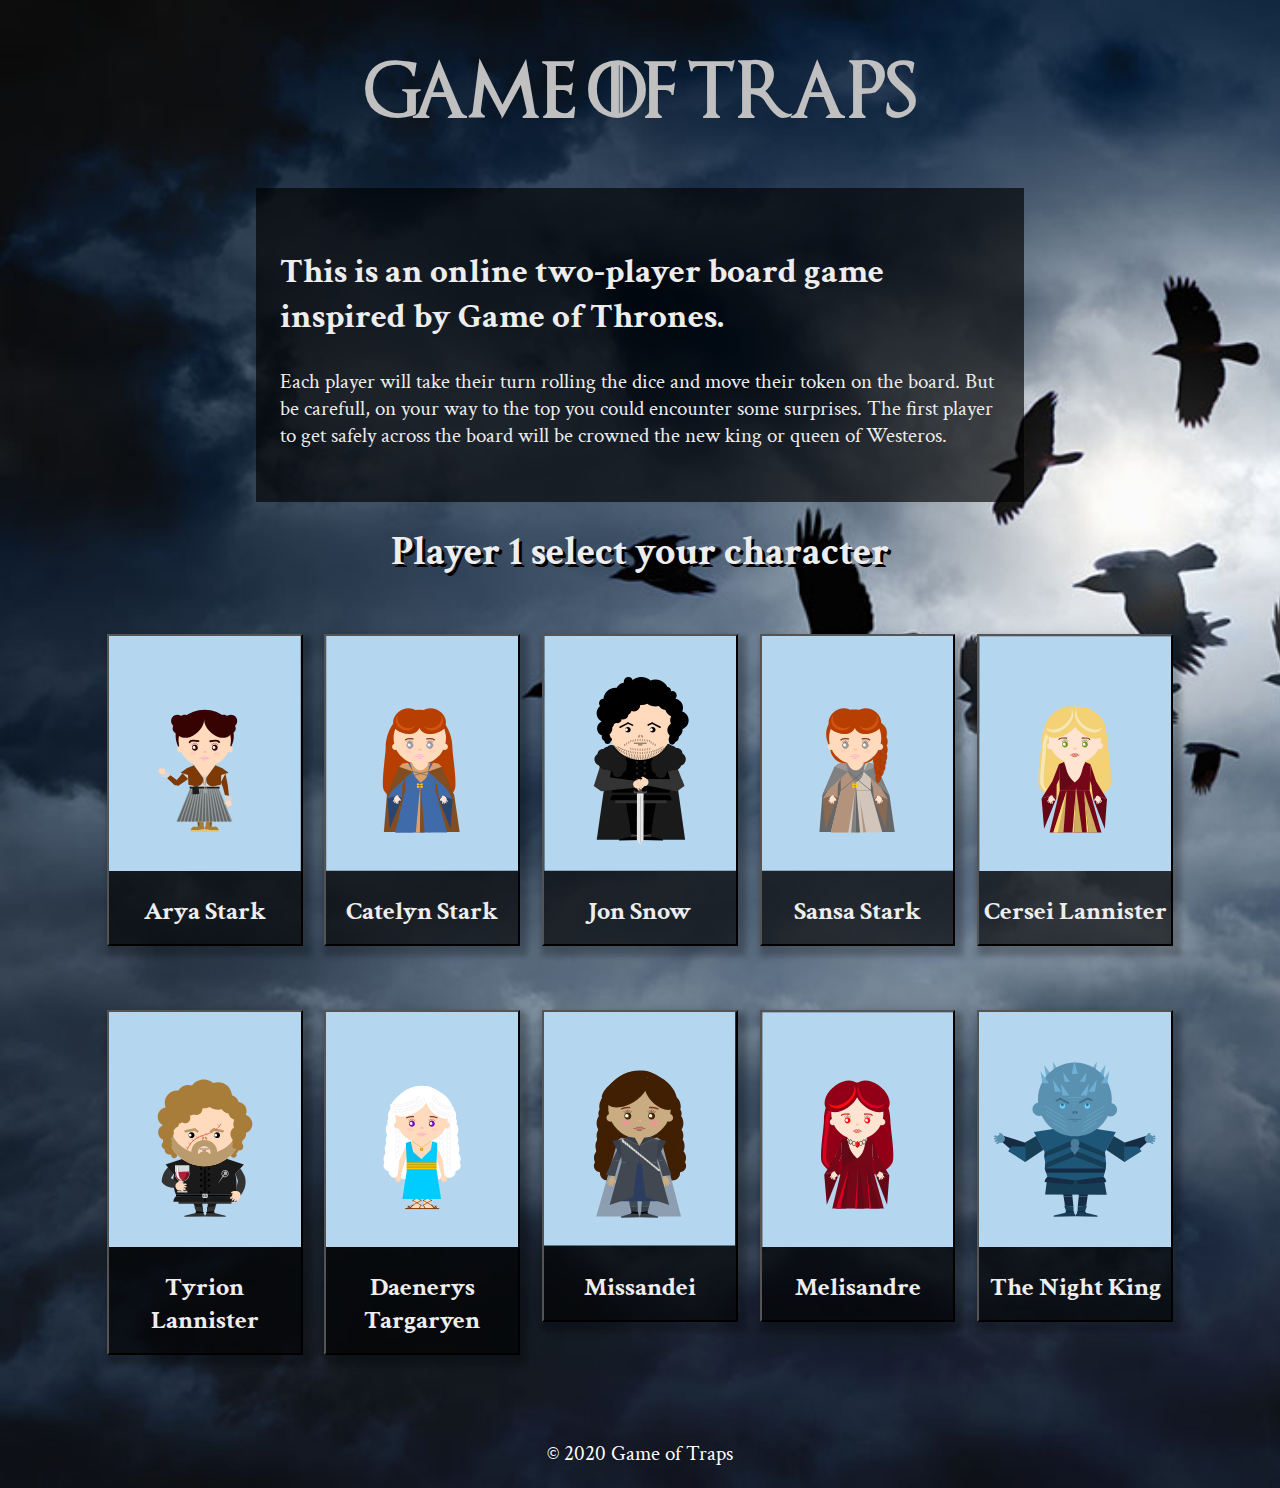
<file: GameOfThrones/index.html>
<!DOCTYPE html>
<html lang="en">
  <head>
    <meta charset="UTF-8" />
    <meta name="viewport" content="width=device-width, initial-scale=1.0" />
    <meta http-equiv="X-UA-Compatible" content="ie=edge" />
    <meta
      name="description"
      content="Game Of Thrones inspired two-player online board game"
    />
    <title>Game Of Traps</title>
    <link
      href="https://fonts.googleapis.com/css2?family=Crimson+Text&display=swap"
      rel="stylesheet"
    />
    <link rel="stylesheet" href="css/main.css" />
    <link rel="stylesheet" href="css/home.css" />
  </head>

  <body>
    <header>
      <h1>Game of Traps</h1>
    </header>

    <main>
      <div class="loader"></div>
      <div class="intro">
        <h2>
          This is an online two-player board game inspired by Game of Thrones.
        </h2>
        <p>
          Each player will take their turn rolling the dice and move their token
          on the board. But be carefull, on your way to the top you could
          encounter some surprises. The first player to get safely across the
          board will be crowned the new king or queen of Westeros.
        </p>
      </div>

      <div class="selectCharacter">
        <div>
          <h3 class="playerTurn">Player 1 select your character</h3>
        </div>
        <div class="cards"></div>
      </div>

      <div class="summary"></div>
    </main>

    <footer>
      <p>© 2020 Game of Traps</p>
    </footer>
    <script src="./script/home.js"></script>
  </body>
</html>
</file>
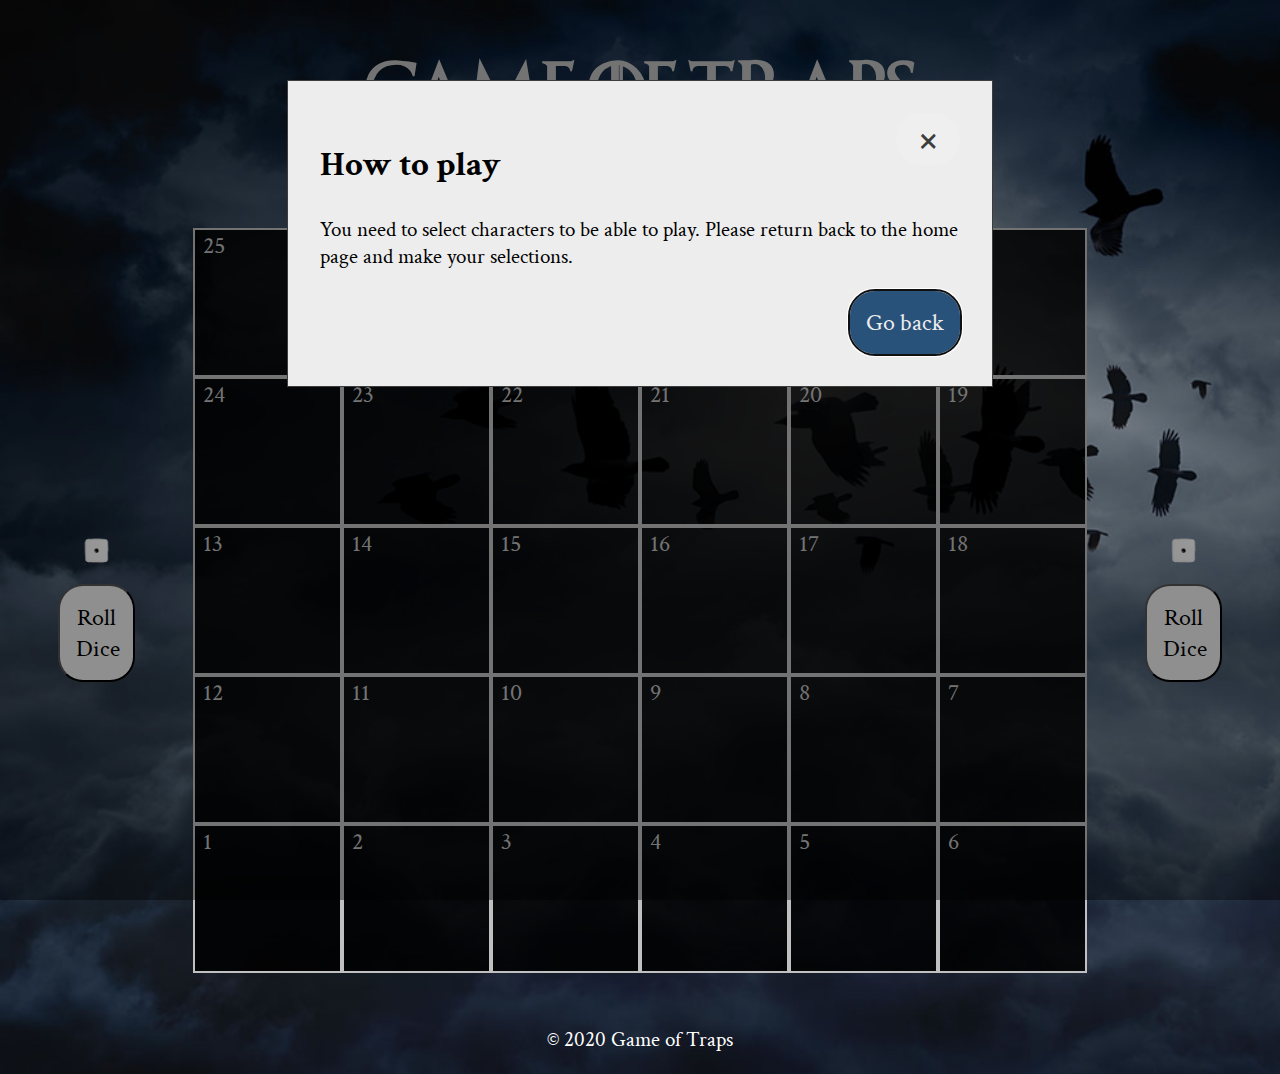
<file: GameOfThrones/board.html>
<!DOCTYPE html>
<html lang="en">
  <head>
    <meta charset="UTF-8" />
    <meta name="viewport" content="width=device-width, initial-scale=1.0" />
    <meta http-equiv="X-UA-Compatible" content="ie=edge" />
    <meta name="description" content="Start playing the game" />
    <title>Game Of Traps</title>
    <link
      href="https://fonts.googleapis.com/css2?family=Crimson+Text&display=swap"
      rel="stylesheet"
    />
    <link rel="stylesheet" href="css/main.css" />
    <link rel="stylesheet" href="css/board.css" />
  </head>

  <body>
    <div class="modal">
      <div class="modal-content">
        <button class="close">&times;</button>
        <h2>How to play</h2>
        <p>
          Take turns rolling the dice, and your token will be moved across the
          board accordingly. If you roll a six you will get to go again. There
          will be a few surprises hiding along the way. First player to get
          across and reach the final tile wil be crowned the winner.
        </p>
        <div class="modal-btn">
        <button class="btn-play">Let's play!</button>
      </div>
    </div>
    </div>

    <header>
      <h1>Game of Traps</h1>
    </header>

    <main>
      <div class="player1">
        <div class="p1-character"></div>
        <div class="p1-rollDice">
          <img src="img/d1.png" alt="roll: 1" id="p1-dice" />
          <button id="p1-roll">Roll Dice</button>
        </div>
      </div>

      <div class="board"></div>

      <div class="player2">
        <div class="p2-character"></div>
        <div class="p2-rollDice">
          <img src="img/d1.png" alt="roll: 1" id="p2-dice" />
          <button id="p2-roll">Roll Dice</button>
        </div>
      </div>
    </main>

    <footer>
      <p>© 2020 Game of Traps</p>
    </footer>
    <script src="script/board.js"></script>
  </body>
</html>
</file>
<file: GameOfThrones/css/main.css>
/*Global styles */
@font-face {
  font-family: "game-of-thrones";
  src: url("../font/gameofthrones.ttf");
}

html,
body {
  margin: 0;
  padding: 0;
}

body {
  background-image: url(../img/crows.jpeg);
  background-size: cover;
  color: #ededed;
  font-family: "Crimson Text", serif;
  font: 100% "Crimson Text", serif;
  display: flex;
  flex-direction: column;
  justify-content: space-between;
  min-height: 100vh;
  max-width: 100vw;
}

footer {
  width: 100%;
  text-align: center;
  color: #ffffff;
  font-size: 1rem;
  margin-top: 32px;
}

.modal {
  display: block;
  position: fixed;
  z-index: 1;
  width: 100%;
  height: 100%;
  overflow: auto;
  background-color: rgb(0, 0, 0);
  background-color: rgba(0, 0, 0, 0.4);
}

/* Buttons */

.close {
  color: #3d3d3d;
  float: right;
  font-size: 2.5rem;
  font-weight: bold;
  padding: 0;
  width: 10%;
  border: none;
}

button,
a {
  font-size: 1.5rem;
  cursor: pointer;
  font-family: "Crimson Text", serif;
}

button:hover,
a:hover {
  transform: scale(1.035);
  transition: all 0.25s ease-in-out;
  cursor: pointer;
}

button:disabled,
a:disabled {
  cursor: not-allowed;
  filter: brightness(0.6);
}

button:disabled:hover,
a:disabled:hover {
  cursor: not-allowed;
  transform: none;
}

/*Typography */

h1 {
  font-size: 3.5rem;
  text-align: center;
  margin: 60px auto;
  color: silver;
  font-family: "game-of-thrones";
}

h2 {
  font-size: 2.2rem;
}

h3 {
  text-align: center;
  font-size: 2rem;
}

h4 {
  font-size: 1.6rem;
  margin: 16px 0;
}

h5 {
  font-size: 1.4rem;
  margin: 8px;
}

p {
  font-size: 1.3rem;
}

@media only screen and (max-width: 767px) {
  h1 {
    font-size: 2.5rem;
  }
}
</file>
<file: GameOfThrones/css/home.css>
.intro {
  margin: 0 auto;
  padding: 32px 24px;
  max-width: 720px;
  background: rgba(0, 0, 0, 0.65);
}

.selectCharacter {
  margin: 0 auto;
}

.playerTurn {
  text-shadow: 3px 3px #000000;
  width: 90%;
  margin: 24px auto;
}

.cards {
  align-items: flex-start;
}

.card {
  padding: 0;
  display: flex;
  flex-direction: column;
  justify-content: center;
  margin: 32px auto;
  width: 80%;
  box-shadow: 4px 6px 6px 4px rgba(0, 0, 0, 0.25);
  background: rgba(0, 0, 0, 0.65);
}

.img {
  width: 100%;
}

.name {
  width: 100%;
  text-align: center;
  color: #ededed;
}

.select {
  display: flex;
  justify-content: flex-end;
}

.btn-select {
  background-color: black;
  margin: 24px 0;
  width: 50%;
  color: #ededed;
  padding: 16px;
  border-radius: 25px;
}

.summary {
  width: 90%;
  margin: 0 auto;
  max-width: 720px;
  background: rgba(0, 0, 0, 0.65);
}

.summary p {
  font-size: 1.8rem;
}

.padding {
  padding: 24px;
}

.btn-row {
  display: flex;
  flex-direction: column;
  float: right;
  margin-top: 16px;
}

.btn-light {
  background-color: #ededed;
  color: #000000;
}

.btn-light,
.btn-blue {
  padding: 16px;
  text-decoration: none;
  border-radius: 25px;
  margin: 16px auto;
}

.btn-blue {
  background-color: #29527a;
  color: #ededed;
  margin-top: 40px;
  border: none;
}

.modal-character-content {
  background-color: #ededed;
  margin: auto;
  padding: 8px 16px;
  border: 1px solid #888;
  color: black;
}

.born p,
.culture p,
.titles p {
  margin: 0 8px;
}

@keyframes loader {
  to {
    transform: rotate(360deg);
  }
}

.loader:before {
  content: "";
  box-sizing: border-box;
  position: absolute;
  top: 80%;
  left: 50%;
  width: 50px;
  height: 50px;
  margin-top: -10px;
  margin-left: -10px;
  border-radius: 50%;
  border: 2px solid transparent;
  border-top-color: #394d71;
  border-bottom-color: #394d71;
  animation: loader 0.8s ease infinite;
}

@media only screen and (min-width: 768px) and (max-width: 1023px) {
  .playerTurn {
    font-size: 2.5rem;
    text-shadow: 3px 3px #000000;
  }

  .cards {
    width: 90%;
    display: flex;
    flex-direction: row;
    justify-content: center;
    flex-wrap: wrap;
    margin: 0 auto;
  }

  .card {
    width: 35%;
    margin: 32px;
  }

  .modal-character-content {
    width: 90%;
    margin-top: 48px;
  }

  .col {
    display: flex;
    flex-direction: row;
    width: 100%;
    height: 60%;
    justify-content: space-evenly;
    align-items: center;
  }

  .col-1 {
    width: 40%;
  }

  .col-2 {
    width: 40%;
  }

  .born p,
  .culture p,
  .titles p {
    margin: 0 8px;
  }

  .btn-select {
    width: 30%;
    margin-top: 88px;
  }

  .btn-row {
    display: flex;
    flex-direction: row;
    justify-content: space-between;
    align-items: baseline;
    margin-top: 48px;
  }

  .btn-light,
  .btn-blue {
    padding: 16px;
    text-decoration: none;
    border-radius: 25px;
    margin: 16px;
  }
}

@media only screen and (min-width: 1024px) {
  .playerTurn {
    font-size: 2.5rem;
    text-shadow: 3px 3px #000000;
  }

  .modal-character-content {
    width: 50%;
    margin: 80px auto;
  }

  .col {
    display: flex;
    flex-direction: row;
    width: 100%;
    height: 60%;
    justify-content: space-evenly;
    align-items: center;
    margin: 0 auto;
  }

  .col-2 {
    width: 50%;
  }

  .col-1 {
    width: 40%;
    height: 100%;
  }

  .col-1 img {
    height: 100%;
  }

  .btn-select {
    width: 30%;
    margin: 8px 0;
  }
  .cards {
    width: 85%;
    display: flex;
    flex-direction: row;
    flex-wrap: wrap;
    margin: 0 auto;
  }

  .card {
    width: 18%;
  }

  img {
    margin: 0;
    width: 100%;
  }

  .born,
  .culture,
  .titles {
    display: flex;
    flex-direction: row;
  }

  .titles,
  .born {
    align-items: baseline;
  }

  .culture {
    align-items: center;
  }

  .bold {
    margin: 8px;
  }

  .btn-row {
    display: flex;
    flex-direction: row;
    justify-content: space-between;
    align-items: baseline;
    margin-top: 48px;
  }

  .btn-light,
  .btn-blue {
    padding: 16px;
    font-size: 1.5rem;
    text-decoration: none;
    border-radius: 25px;
    margin: 16px;
  }
}
</file>
<file: GameOfThrones/css/board.css>
main {
  margin-top: 40px;
  display: flex;
  flex-direction: row;
  justify-content: space-evenly;
  align-items: center;
}

.loader:before {
  top: 60%;
}

.p1-rollDice,
.p2-rollDice {
  display: flex;
  flex-direction: column;
  margin: 0 auto;
  justify-content: center;
}

.p1-character,
.p2-character {
  text-align: center;
}

.p1-character img,
.p2-character img {
  width: 35%;
  margin: 0 auto;
  border-radius: 80px;
}

.p1-rollDice img,
.p2-rollDice img {
  width: 30%;
  margin: 0 auto;
}

.p1-roll,
.p2-roll {
  background-color: #ededed;
}

.modal-btn{
  width: 100%;
  display: flex;
  justify-content: flex-end;
}

button {
  width: 40%;
  padding: 16px;
  border-radius: 25px;
  margin: 0 auto;
}

.btn-play,
.btn-back {
  color: #ededed;
  margin: 0;
  background-color: #29527a;
}

.btn-back {
  text-decoration: none;
  padding: 16px;
  border-radius: 25px;
}

.board {
  width: 100%;
  display: flex;
  flex-direction: row;
  flex-wrap: wrap-reverse;
  margin: 0 auto;
}

.tile {
  width: 145px;
  height: 145px;
  border: 2.5px solid #c0c0c0;
  color: #c0c0c0;
  font-size: 24px;
  background: rgba(0, 0, 0, 0.85);
}

.tile h3 {
  color: #c0c0c0;
  margin: 0;
}
.tile span {
  position: absolute;
  margin-left: 8px;
}

.row {
  display: flex;
  flex-direction: row;
}

.reverse {
  display: flex;
  flex-direction: row-reverse;
}

.p1token,
.p2token {
  position: relative;
  top: 30%;
  width: 35%;
  margin: 8px;
  border-radius: 25px;
}

.modal-trap-content,
.modal-advantage-content,
.modal-content {
  background-color: #ededed;
  margin: 80px auto;
  padding: 32px;
  border: 1px solid #3d3d3d;
  color: #000000;
}

.modal-content {
  width: 50%;
}

.modal-trap-content,
.modal-advantage-content {
  width: 40%;
}

.btn-blue {
  width: 30%;
  margin: 0;
  padding: 8px;
  color: #ededed;
  background-color: #29527a;
  border: none;
}
</file>
